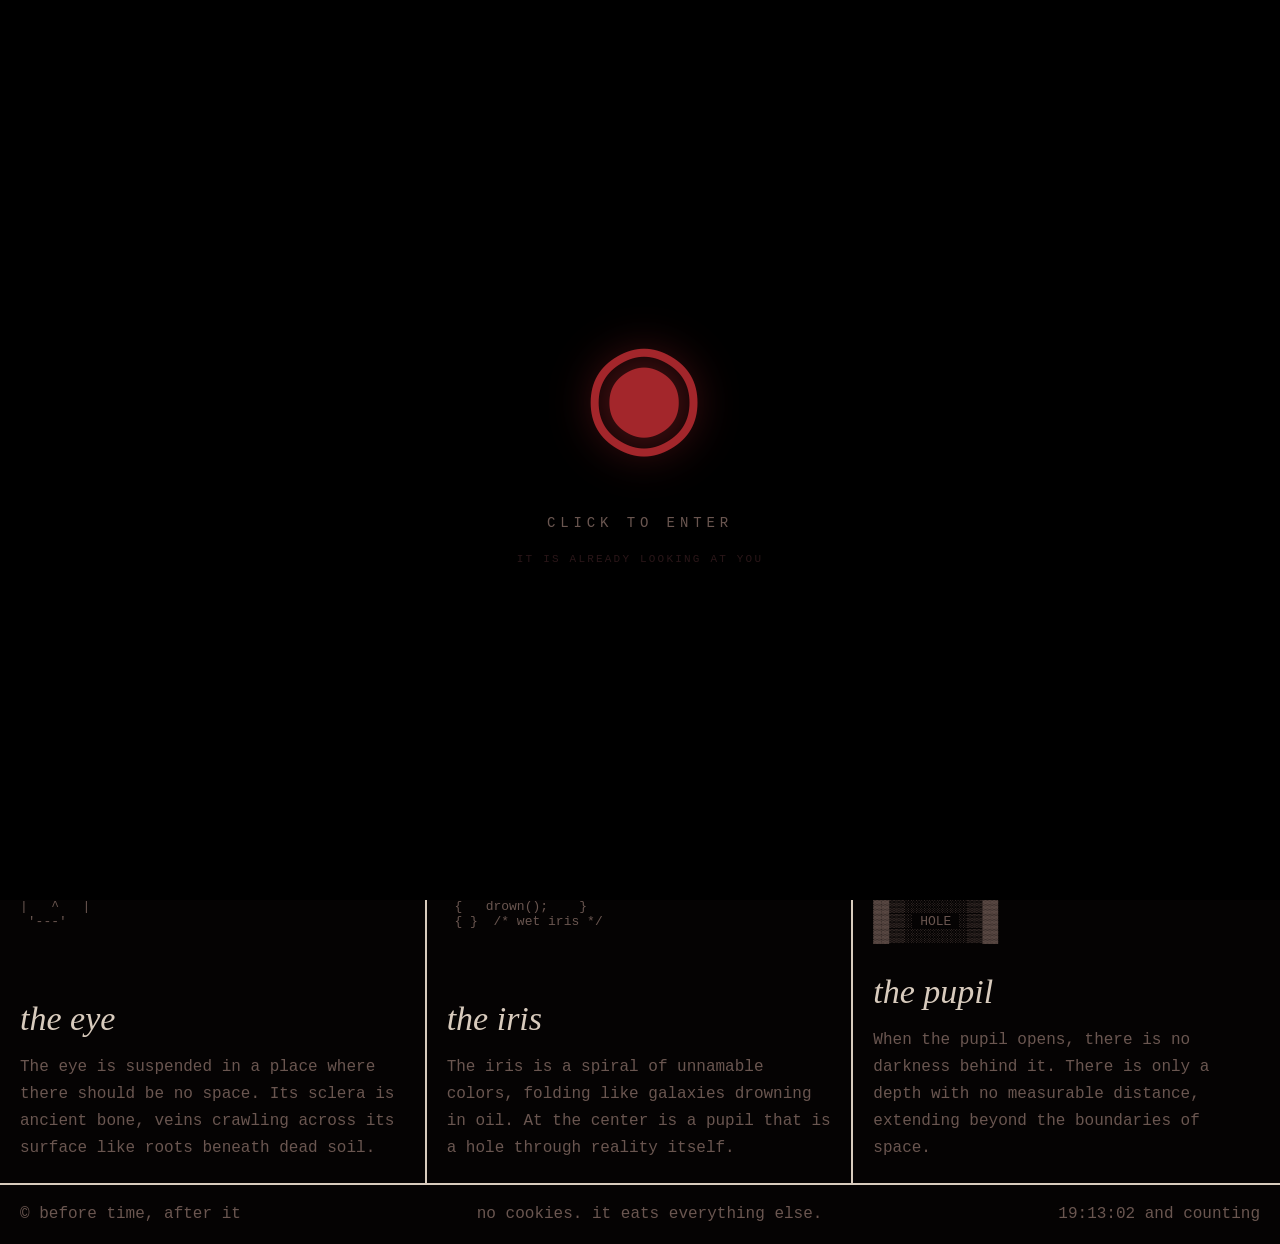
<file: index.html>
<!DOCTYPE html>
<html lang="en">
<head>
<meta charset="utf-8">
<meta name="viewport" content="width=device-width, initial-scale=1">
<meta name="description" content="it hates">
<title>cosmic horror // the shape of hate</title>
<link rel="icon" type="image/png" href="assets/favicon.png">
<link rel="stylesheet" href="assets/style.css">
</head>
<body>

<!-- ============ ENTRY GATE ============ -->
<div id="entry-gate" tabindex="0" aria-label="Click anywhere to enter">
  <div class="gate-symbol">◉</div>
  <div class="gate-prompt">click to enter</div>
  <div class="gate-sub">it is already looking at you</div>
</div>

<nav class="nav-bar">
  <div class="nav-brand">VOID // THE EYE THAT HATES</div>
  <ul class="nav-links">
    <li><a href="index.html" class="active">the hero</a></li>
    <li><a href="grimoire.html">grimoire</a></li>
  </ul>
  <button id="audio-toggle" class="audio-btn" style="color: #a3262b;">AUDIO: SOUNDING</button>
</nav>

<!-- ============ HERO: live 3D ASCII entity ============ -->
<header class="hero">
  <canvas id="c" aria-label="A rotating mass of ASCII characters changing forms, weeping eyes, eldritch tentacles, and a solitary man staring at you" role="img"></canvas>
  <p>it opened an eye. that was the first violence.</p>
</header>

<div class="ticker" aria-hidden="true"><span id="tick"></span></div>

<!-- ============ CARDS: filled placeholders driven by hatred ============ -->
<section class="cards" id="rites">
  <article class="card">
<pre>
01000011 01010010
▓▓▓▓▓▓▓▓▓▓▓▓▓▓▓▓
▓▓▒▒▒▒▒▒▒▒▒▒▒▒▓▓
▓▓▒▒░░░░░░░░▒▒▓▓
▓▓▒▒░      ░▒▒▓▓
▓▓▒▒░░░░░░░░▒▒▓▓
</pre>
    <div>
      <h3>the eye</h3>
      <p>The eye is suspended in a place where there should be no space. Its sclera is ancient bone, veins crawling across its surface like roots beneath dead soil.</p>
    </div>
  </article>
  <article class="card">
<pre>
 ~ ~ ~ ~ ~ ~ ~ ~
  ~ ~ ~ ~ ~ ~ ~
 { while(alive){ }
 {   decay++;    }
 {   hum();      }
 { }  /* it does not blink */
</pre>
    <div>
      <h3>the iris</h3>
      <p>The iris is a spiral of unnamable colors, folding like galaxies drowning in oil. At the center is a pupil that is a hole through reality itself.</p>
    </div>
  </article>
  <article class="card">
<pre>
 .  :  .  :  .  :
 :  .  :  .  :  .
 ░░░░░░░░░░░░░░░░
 ▒▒▒▒▒▒▒▒▒▒▒▒▒▒▒▒
 ▓▓▓▓▓▓▓▓▓▓▓▓▓▓▓▓
 ████████████████
</pre>
    <div>
      <h3>the pupil</h3>
      <p>When the pupil opens, there is no darkness behind it. There is only a depth with no measurable distance, extending beyond the boundaries of space.</p>
    </div>
  </article>
</section>

<footer>
  <span>&copy; before time, after it</span>
  <span>no cookies. it eats everything else.</span>
  <span id="clock"></span>
</footer>

<script src="assets/audio.js"></script>
<script src="assets/glitch.js"></script>
<script src="assets/entities.js"></script>
<script src="assets/script.js"></script>
<script src="assets/entry.js"></script>
</body>
</html>
</file>
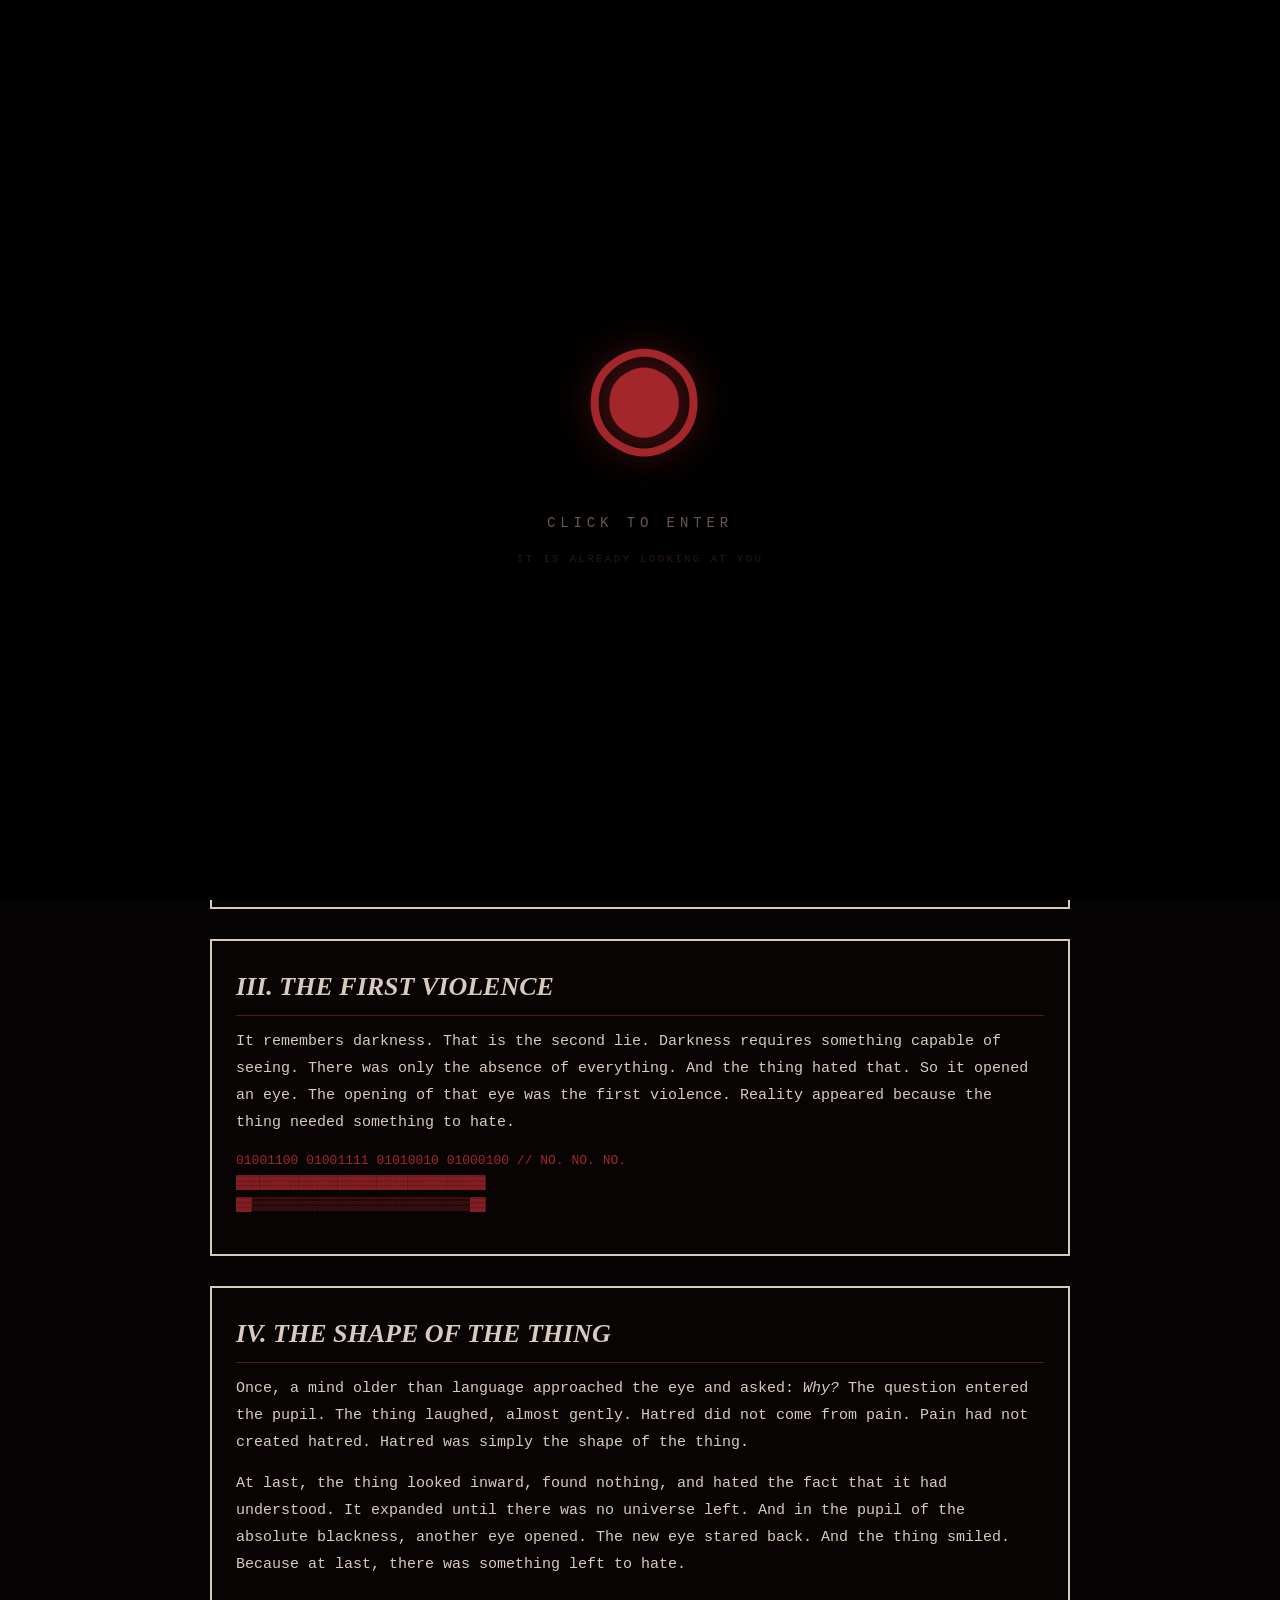
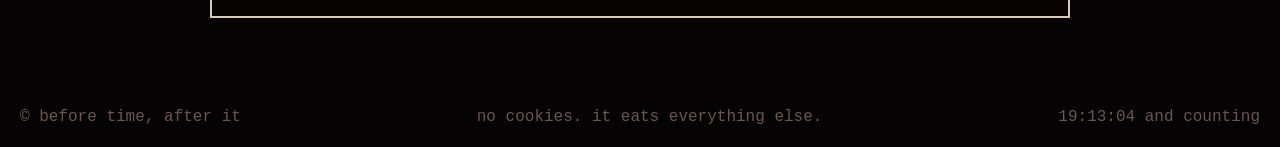
<file: grimoire.html>
<!DOCTYPE html>
<html lang="en">
<head>
<meta charset="utf-8">
<meta name="viewport" content="width=device-width, initial-scale=1">
<meta name="description" content="it hates">
<title>grimoire // the shape of hate</title>
<link rel="icon" type="image/png" href="assets/favicon.png">
<link rel="stylesheet" href="assets/style.css">
<style>
.grimoire-container {
  padding: 40px 20px;
  max-width: 900px;
  margin: 0 auto;
}
.grimoire-entry {
  border: var(--line);
  padding: 24px;
  margin-bottom: 30px;
  background: rgba(10, 5, 5, 0.85);
}
.grimoire-entry h2 {
  font-family: var(--soft);
  font-style: italic;
  font-size: 26px;
  margin-bottom: 12px;
  color: var(--fg);
  border-bottom: 1px solid var(--rot);
  padding-bottom: 6px;
}
.grimoire-entry p {
  color: var(--fg);
  font-size: 15px;
  line-height: 1.8;
  margin-bottom: 14px;
}
.grimoire-entry blockquote {
  border-left: 3px solid var(--hate);
  padding-left: 14px;
  color: var(--fg);
  font-style: italic;
  margin: 16px 0;
}
.grimoire-entry pre {
  color: var(--hate);
  margin: 14px 0;
  font-size: 13px;
  overflow-x: auto;
}
</style>
</head>
<body>

<!-- ============ ENTRY GATE ============ -->
<div id="entry-gate" tabindex="0" aria-label="Click anywhere to enter">
  <div class="gate-symbol">◉</div>
  <div class="gate-prompt">click to enter</div>
  <div class="gate-sub">it is already looking at you</div>
</div>

<nav class="nav-bar">
  <div class="nav-brand">VOID // GRIMOIRE OF HATRED</div>
  <ul class="nav-links">
    <li><a href="index.html">the hero</a></li>
    <li><a href="grimoire.html" class="active">grimoire</a></li>
  </ul>
  <button id="audio-toggle" class="audio-btn" style="color: #a3262b;">AUDIO: SOUNDING</button>
</nav>

<div class="grimoire-container">
  <article class="grimoire-entry">
    <h2>I. THE EYE THAT DOES NOT WATCH</h2>
    <p>There is an eye in the dark. It does not watch. To watch would imply interest, and the thing possesses none. It hates. That is all it has ever done. That is all it can do. That is all it is.</p>
    <p>The eye is enormous, suspended in a place where there should be no space in which anything could exist. Its sclera is the color of ancient bone, stretched taut around a vast, wet iris. Veins crawl across its surface like roots beneath dead soil.</p>
<pre>
    .---.
   /  .  \   <-- IT DOES NOT WATCH. IT HATES.
  |  o o  |
  |   ^   |
   \  =  /
    '---'
</pre>
  </article>

  <article class="grimoire-entry">
    <h2>II. THE SMILING MAN</h2>
    <p>Sometimes the eye blinks. Sometimes it smiles. Sometimes it has a face. The face is always that of a man, thin and hairless, with pale skin stretched tightly over a skull that seems almost human. But the face is always smiling, because the thing does not understand what a smile is.</p>

    <blockquote>
      "The mouth stretches wider. The lips split. The cheeks tear backward. The jaw unhinges until the man's face becomes little more than a wound. From that wound comes a sound like millions of voices whispering a single word: NO."
    </blockquote>
  </article>

  <article class="grimoire-entry">
    <h2>III. THE FIRST VIOLENCE</h2>
    <p>It remembers darkness. That is the second lie. Darkness requires something capable of seeing. There was only the absence of everything. And the thing hated that. So it opened an eye. The opening of that eye was the first violence. Reality appeared because the thing needed something to hate.</p>
<pre>
01001100 01001111 01010010 01000100 // NO. NO. NO.
▓▓▓▓▓▓▓▓▓▓▓▓▓▓▓▓▓▓▓▓▓▓▓▓▓▓▓▓▓▓▓▓
▓▓▒▒▒▒▒▒▒▒▒▒▒▒▒▒▒▒▒▒▒▒▒▒▒▒▒▒▒▒▓▓
</pre>
  </article>

  <article class="grimoire-entry">
    <h2>IV. THE SHAPE OF THE THING</h2>
    <p>Once, a mind older than language approached the eye and asked: <em>Why?</em> The question entered the pupil. The thing laughed, almost gently. Hatred did not come from pain. Pain had not created hatred. Hatred was simply the shape of the thing.</p>

    <p>At last, the thing looked inward, found nothing, and hated the fact that it had understood. It expanded until there was no universe left. And in the pupil of the absolute blackness, another eye opened. The new eye stared back. And the thing smiled. Because at last, there was something left to hate.</p>
  </article>
</div>

<footer>
  <span>&copy; before time, after it</span>
  <span>no cookies. it eats everything else.</span>
  <span id="clock"></span>
</footer>

<script src="assets/audio.js"></script>
<script src="assets/glitch.js"></script>
<script>
(function() {
  var clk = document.getElementById("clock");
  if (clk) {
    setInterval(function () {
      clk.textContent = new Date().toISOString().slice(11, 19) + " and counting";
    }, 1000);
  }

  var audioBtn = document.getElementById("audio-toggle");
  if (audioBtn) {
    function updateAudioBtn(active) {
      audioBtn.textContent = active ? "AUDIO: SOUNDING" : "AUDIO: MUTED";
      audioBtn.style.color = active ? "#a3262b" : "#6a5650";
    }
    audioBtn.addEventListener("click", function () {
      var currentlyMuted = audioBtn.textContent === "AUDIO: MUTED";
      updateAudioBtn(currentlyMuted);
      CosmicAudio.toggle(function (confirmed) {
        updateAudioBtn(confirmed);
      });
    });
  }

  setInterval(function() {
    CosmicGlitch.triggerMicroGlitch();
  }, 2200);
})();
</script>
<script src="assets/entry.js"></script>
</body>
</html>
</file>
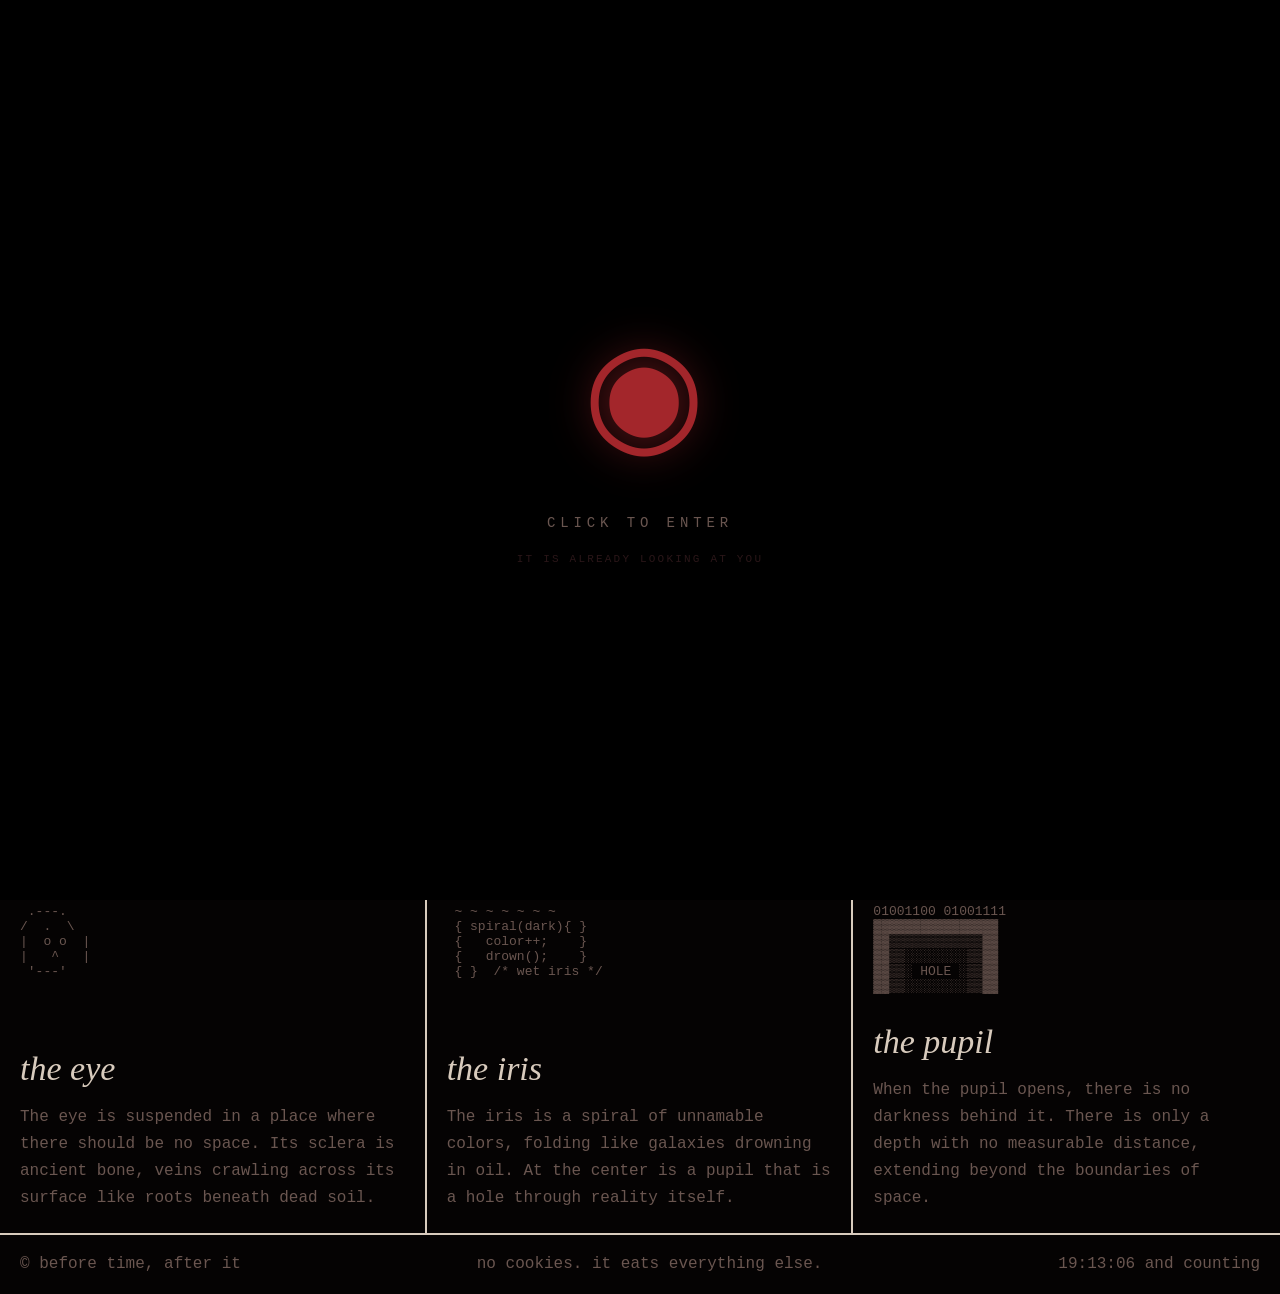
<file: witness.html>
<!DOCTYPE html>
<html lang="en">
<head>
<meta charset="utf-8">
<meta name="viewport" content="width=device-width, initial-scale=1">
<meta name="description" content="it hates">
<title>witness // hidden chamber</title>
<link rel="icon" type="image/png" href="assets/favicon.png">
<link rel="stylesheet" href="assets/style.css">
<style>
.chamber-controls {
  display: flex;
  justify-content: center;
  gap: 10px;
  padding: 10px 16px;
  border-bottom: var(--line);
  background: #000;
  flex-wrap: wrap;
}
.chamber-btn {
  background: transparent;
  border: 1px solid var(--dim);
  color: var(--fg);
  padding: 6px 12px;
  font-family: var(--mono);
  font-size: 12px;
  cursor: pointer;
  transition: all 0.3s ease;
}
.chamber-btn:hover {
  background: var(--hate);
  border-color: var(--hate);
  color: var(--fg);
}
</style>
</head>
<body>

<!-- ============ ENTRY GATE ============ -->
<div id="entry-gate" tabindex="0" aria-label="Click anywhere to enter">
  <div class="gate-symbol">◉</div>
  <div class="gate-prompt">click to enter</div>
  <div class="gate-sub">it is already looking at you</div>
</div>

<nav class="nav-bar">
  <div class="nav-brand">WITNESS CHAMBER [HIDDEN]</div>
  <ul class="nav-links">
    <li><a href="index.html">the hero</a></li>
    <li><a href="grimoire.html">grimoire</a></li>
  </ul>
  <button id="audio-toggle" class="audio-btn" style="color: #a3262b;">AUDIO: SOUNDING</button>
</nav>

<div class="chamber-controls">
  <button class="chamber-btn" id="btn-glitch">FORCE GLITCH</button>
  <button class="chamber-btn" id="btn-eye">WEEPING EYE</button>
  <button class="chamber-btn" id="btn-tentacles">ELD RITCH MASS</button>
  <button class="chamber-btn" id="btn-man">SMALL MAN</button>
  <button class="chamber-btn" id="btn-monolith">OBSIDIAN MONOLITH</button>
  <button class="chamber-btn" id="btn-vortex">VOID VORTEX</button>
</div>

<!-- ============ HERO: live 3D ASCII entity ============ -->
<header class="hero">
  <canvas id="c" aria-label="Interactive Witness Chamber 3D ASCII Entity" role="img"></canvas>
  <p>it does not watch. it hates.</p>
</header>

<div class="ticker" aria-hidden="true"><span id="tick"></span></div>

<!-- ============ CARDS: filled placeholders ============ -->
<section class="cards" id="rites">
  <article class="card">
<pre>
01000011 01010010
▓▓▓▓▓▓▓▓▓▓▓▓▓▓▓▓
▓▓▒▒▒▒▒▒▒▒▒▒▒▒▓▓
▓▓▒▒░░░░░░░░▒▒▓▓
▓▓▒▒░      ░▒▒▓▓
▓▓▒▒░░░░░░░░▒▒▓▓
</pre>
    <div>
      <h3>the eye</h3>
      <p>The eye is suspended in a place where there should be no space. Its sclera is ancient bone, veins crawling across its surface like roots beneath dead soil.</p>
    </div>
  </article>
  <article class="card">
<pre>
 ~ ~ ~ ~ ~ ~ ~ ~
  ~ ~ ~ ~ ~ ~ ~
 { while(alive){ }
 {   decay++;    }
 {   hum();      }
 { }  /* it does not blink */
</pre>
    <div>
      <h3>the iris</h3>
      <p>The iris is a spiral of unnamable colors, folding like galaxies drowning in oil. At the center is a pupil that is a hole through reality itself.</p>
    </div>
  </article>
  <article class="card">
<pre>
 .  :  .  :  .  :
 :  .  :  .  :  .
 ░░░░░░░░░░░░░░░░
 ▒▒▒▒▒▒▒▒▒▒▒▒▒▒▒▒
 ▓▓▓▓▓▓▓▓▓▓▓▓▓▓▓▓
 ████████████████
</pre>
    <div>
      <h3>the pupil</h3>
      <p>When the pupil opens, there is no darkness behind it. There is only a depth with no measurable distance, extending beyond the boundaries of space.</p>
    </div>
  </article>
</section>

<footer>
  <span>&copy; before time, after it</span>
  <span>no cookies. it eats everything else.</span>
  <span id="clock"></span>
</footer>

<script src="assets/audio.js"></script>
<script src="assets/glitch.js"></script>
<script src="assets/entities.js"></script>
<script src="assets/script.js"></script>
<script>
(function() {
  function bindFormBtn(id, formIdx) {
    var btn = document.getElementById(id);
    if (btn && window.CosmicForceForm) {
      btn.addEventListener("click", function() {
        window.CosmicForceForm(formIdx);
      });
    }
  }
  setTimeout(function() {
    bindFormBtn("btn-eye", 0);
    bindFormBtn("btn-tentacles", 1);
    bindFormBtn("btn-man", 2);
    bindFormBtn("btn-monolith", 3);
    bindFormBtn("btn-vortex", 4);

    var glitchBtn = document.getElementById("btn-glitch");
    if (glitchBtn) {
      glitchBtn.addEventListener("click", function() {
        CosmicGlitch.triggerMajorGlitch(2000);
        CosmicAudio.playGlitchSound();
      });
    }
  }, 200);
})();
</script>
<script src="assets/entry.js"></script>
</body>
</html>
</file>
<file: assets/style.css>
:root {
  --bg: #050303;
  --fg: #d8cbbd;          /* old bone, a little flesh */
  --dim: #6a5650;         /* bruise */
  --hate: #a3262b;        /* dried blood */
  --rot: #5c1518;         /* deeper, older blood */
  --line: 2px solid var(--fg);
  --mono: "Courier New", ui-monospace, Menlo, Consolas, monospace;
  --soft: Georgia, "Times New Roman", serif;
}

* {
  box-sizing: border-box;
  margin: 0;
  padding: 0;
}

html {
  background: var(--bg);
  overflow-x: hidden;
}

body {
  background: var(--bg);
  color: var(--fg);
  font-family: var(--mono);
  font-size: 16px;
  font-weight: 400;
  line-height: 1.7;
  position: relative;
}

/* CRT Scanline & Glitch Overlay */
body::after {
  content: " ";
  display: block;
  position: fixed;
  top: 0; left: 0; bottom: 0; right: 0;
  background: linear-gradient(rgba(18, 16, 16, 0) 50%, rgba(0, 0, 0, 0.25) 50%), linear-gradient(90deg, rgba(255, 0, 0, 0.03), rgba(0, 255, 0, 0.01), rgba(0, 0, 255, 0.03));
  z-index: 999;
  background-size: 100% 3px, 6px 100%;
  pointer-events: none;
  opacity: 0.7;
}

body.glitching {
  animation: shake 0.15s infinite;
}

@keyframes shake {
  0% { transform: translate(0, 0); }
  25% { transform: translate(-2px, 3px); }
  50% { transform: translate(3px, -1px); }
  75% { transform: translate(-3px, -2px); }
  100% { transform: translate(1px, 2px); }
}

a {
  color: inherit;
  text-decoration: underline;
  text-decoration-color: var(--dim);
  transition: color 0.3s ease, text-decoration-color 0.3s ease;
}

a:hover {
  color: var(--hate);
  text-decoration-color: var(--hate);
}

:focus-visible {
  outline: 2px solid var(--hate);
  outline-offset: 3px;
}

::selection {
  background: var(--hate);
  color: var(--fg);
}

/* NAVIGATION HEADER */
.nav-bar {
  display: flex;
  justify-content: space-between;
  align-items: center;
  padding: 12px 20px;
  border-bottom: var(--line);
  background: #000;
  font-size: 13px;
  text-transform: uppercase;
  letter-spacing: 1px;
}

.nav-links {
  display: flex;
  gap: 20px;
  list-style: none;
}

.nav-links a {
  text-decoration: none;
  color: var(--dim);
}

.nav-links a:hover, .nav-links a.active {
  color: var(--fg);
  border-bottom: 1px solid var(--hate);
}

.audio-btn {
  background: transparent;
  border: 1px solid var(--dim);
  color: var(--dim);
  padding: 4px 10px;
  font-family: var(--mono);
  font-size: 12px;
  cursor: pointer;
  transition: all 0.3s ease;
}

.audio-btn:hover {
  background: var(--hate);
  color: var(--fg);
  border-color: var(--hate);
}

/* HERO */
.hero {
  position: relative;
  border-bottom: var(--line);
  overflow: hidden;
  min-height: 82vh;
}

#c {
  display: block;
  width: 100%;
  height: 82vh;
}

.hero p {
  position: absolute;
  right: 20px;
  top: 18px;
  max-width: 30ch;
  text-align: right;
  color: var(--dim);
  font-family: var(--soft);
  font-style: italic;
  pointer-events: none;
  transition: color 0.5s ease, opacity 0.5s ease;
}

/* TICKER */
.ticker {
  border-bottom: var(--line);
  overflow: hidden;
  white-space: nowrap;
  background: var(--rot);
  color: var(--fg);
}

.ticker span {
  display: inline-block;
  padding: 8px 0;
  animation: run 60s linear infinite;
}

@keyframes run {
  to {
    transform: translateX(-50%);
  }
}

/* CARDS */
.cards {
  display: grid;
  grid-template-columns: repeat(3, 1fr);
  border-bottom: var(--line);
}

.card {
  padding: 20px;
  border-right: var(--line);
  min-height: 340px;
  display: flex;
  flex-direction: column;
  justify-content: space-between;
  transition: background .6s ease, color .6s ease;
  position: relative;
}

.card:last-child {
  border-right: 0;
}

.card pre {
  color: var(--dim);
  font-size: 13px;
  line-height: 1.15;
  overflow: hidden;
  user-select: none;
}

.card h3 {
  font-family: var(--soft);
  font-style: italic;
  font-weight: 400;
  font-size: 34px;
  margin: 18px 0 6px;
}

.card p {
  color: var(--dim);
  transition: color .6s ease;
}

.card:hover {
  background: var(--rot);
}

.card:hover p {
  color: var(--fg);
}

.card:hover pre {
  color: var(--hate);
}

/* CORRUPT TEXT GLITCH EFFECT */
.glitch-text {
  position: relative;
  display: inline-block;
}

.glitch-text.active {
  color: var(--hate) !important;
  text-shadow: 2px 0 var(--fg), -2px 0 var(--rot);
}

footer {
  display: flex;
  justify-content: space-between;
  gap: 20px;
  padding: 16px 20px;
  color: var(--dim);
  flex-wrap: wrap;
}

@media(max-width: 760px) {
  .cards {
    grid-template-columns: 1fr;
  }
  .card {
    border-right: 0;
    border-bottom: var(--line);
    min-height: 240px;
  }
  .hero {
    min-height: 74vh;
  }
  #c {
    height: 74vh;
  }
  .hero p {
    left: 14px;
    right: auto;
    top: 12px;
    text-align: left;
    max-width: 22ch;
    font-size: 14px;
  }
  .card pre {
    font-size: 11px;
  }
}

@media(prefers-reduced-motion: reduce) {
  .ticker span {
    animation: none;
  }
  body.glitching {
    animation: none;
  }
}

/* ============================================================
   ENTRY GATE - click-to-enter splash overlay
   ============================================================ */
#entry-gate {
  position: fixed;
  inset: 0;
  z-index: 9999;
  background: #000;
  display: flex;
  flex-direction: column;
  align-items: center;
  justify-content: center;
  cursor: pointer;
  user-select: none;
  transition: opacity 0.8s ease;
}

#entry-gate.gate-fade {
  opacity: 0;
  pointer-events: none;
}

.gate-symbol {
  font-family: var(--mono);
  font-size: clamp(60px, 15vw, 140px);
  line-height: 1;
  color: var(--hate);
  animation: gate-pulse 3s ease-in-out infinite;
  margin-bottom: 40px;
  letter-spacing: -0.05em;
  text-shadow: 0 0 40px #a3262b88;
}

.gate-prompt {
  font-family: var(--mono);
  font-size: clamp(10px, 1.8vw, 14px);
  letter-spacing: 0.35em;
  text-transform: uppercase;
  color: var(--dim);
  animation: gate-blink 2.2s step-end infinite;
}

.gate-sub {
  font-family: var(--mono);
  font-size: clamp(9px, 1.3vw, 11px);
  letter-spacing: 0.2em;
  color: #2a1618;
  margin-top: 14px;
  text-transform: uppercase;
}

@keyframes gate-pulse {
  0%, 100% { opacity: 0.6; transform: scale(1);    }
  50%       { opacity: 1;   transform: scale(1.06); }
}

@keyframes gate-blink {
  0%, 100% { opacity: 1; }
  50%       { opacity: 0; }
}

@media (prefers-reduced-motion: reduce) {
  .gate-symbol { animation: none; }
  .gate-prompt { animation: none; }
}
</file>
